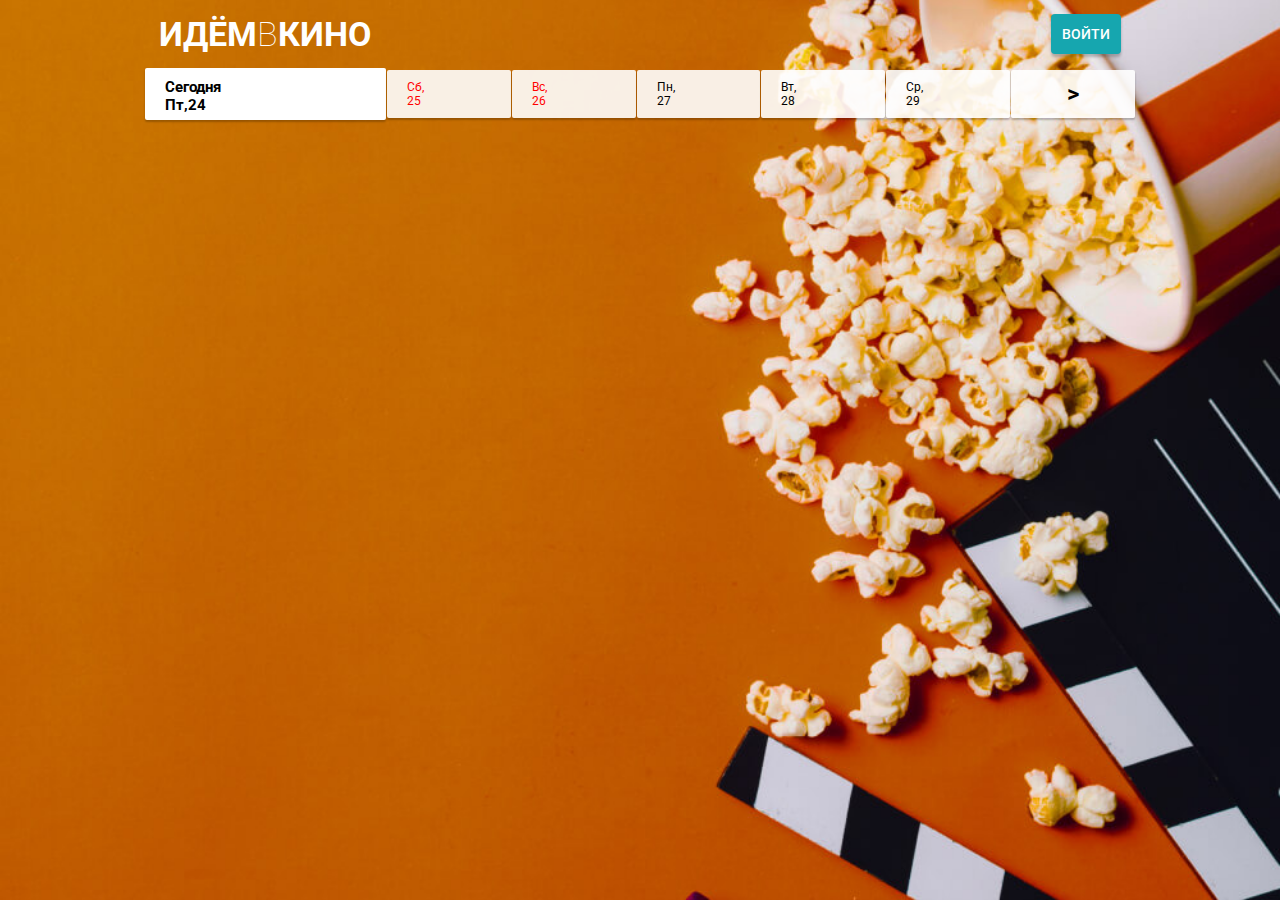
<file: index.html>
<!DOCTYPE html>
<html lang="ru">
<head>
    <meta charset="UTF-8">
    <meta name="viewport" content="width=device-width, initial-scale=1.0">
    <title>ИдемВКино</title>
    <link rel="stylesheet" href="css/style.css">
</head>
<body class="user">
    <header class="user-header">
        <h1 class="user-header__logo logo">идём<span class="logo-letter">в</span>кино</h1>
        <button class="user-header__button button">войти</button>
    </header>
    <nav class="user-nav">
        <ul class="nav__list">
            <!-- <li class="nav__item">
                <span class="date__day">Сегодня</span>
                <span class="date__number">Пн, 31</span>
            </li>
            <li class="nav__item">
                <span class="nav__item-arrow"></span>
            </li> -->
        </ul>
    </nav>
    <main class="user-index">
    
        <!-- <section class="movies-seance">
            <div class="movie__info">
                <img class="movie__poster" src="/images/298109b676f45a254068b547fa92dc1a.jfif" alt="Постер фильма">
                <div class="movie__description">
                    <h2 class="movie__name">Звёздные войны XXIII: Атака клонированных клонов</h2>
                    <p class="movie__synopsis">Две сотни лет назад малороссийские хутора разоряла шайка нехристей-ляхов во главе с могущественным колдуном.</p>
                    <div class="movie__data">
                        <span class="movie__time">130 минут</span>
                        <span class="movie__country">США</span>
                    </div>
               </div>
            </div> 
            <div class="movie-seance__halls">
                <div class="movie-seance__hall">
                    <h3 class="movie-seance__hall-name">Зал 1</h3>
                    <ul class="movie-seance__time-list">
                        <li class="movie-seance__time-item">10:20</li>
                    </ul>
                </div>
            </div>
        </section> -->
    </main>
    <script defer src="js/xhr.js"></script>
	<script defer src="js/index.js"></script>
	<script defer src="js/calendar.js"></script>
</body>
</html>
</file>
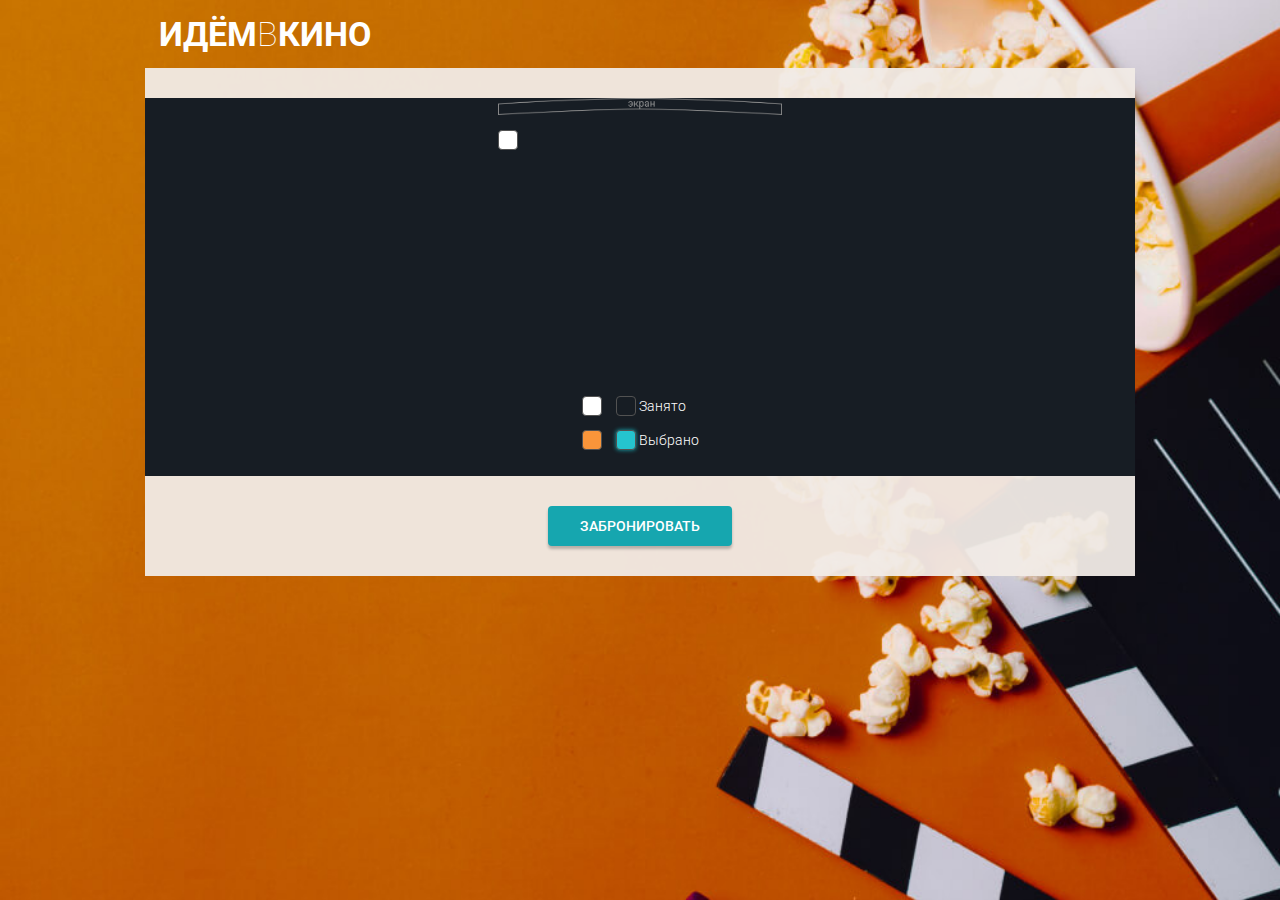
<file: hall.html>
<!DOCTYPE html>
<html lang="ru">
<head>
    <meta charset="UTF-8">
    <meta name="viewport" content="width=device-width, initial-scale=1.0">
    <title>Выбор места</title>
    <link rel="stylesheet" href="css/style.css">

</head>
<body class="user">
    <header class="user-header">
        <h1 class="user-header__logo logo">идём<span class="logo-letter">в</span>кино</h1>
    </header>
    <main class="user-hall">
        <div class="user-hall__info">
            <!-- <h2 class="user-hall__seans-name">Звёздные войны</h2>
            <p class="user-hall__seans-start">Начало сеанса: 18:30</p>
            <p class="user-hall__hall-name">Зал 1</p> -->
        </div>
        <div class="user-scheme">
            <img class="user-scheme__screen" src="images/user-screen.png" alt="Экран">
            <div class="user-scheme__wrapper">
                <div class="user-scheme__grid">
                    <span class="user-scheme__seat user__free-seat">
                </div>
            </div>
            <div class="user-scheme__info">
                <div class="user-scheme__info-seat legend-standart"><span class="user-scheme__seat user__free-seat"></span></div>
                <div class="user-scheme__info-seat legend-vip"><span class="user-scheme__seat user__vip-seat"></span></div>
                <div class="user-scheme__info-seat"><span class="user-scheme__seat user__busy-seat"></span> Занято</div>
                <div class="user-scheme__info-seat"><span class="user-scheme__seat user__selected-seat"></span> Выбрано</div>
            </div>
        </div>
        <button class="user-hall__reserve button">Забронировать</button>
    </main>
    <script defer src="js/xhr.js"></script>
    <script defer src="js/hall.js"></script>
</body>
</html>
</file>
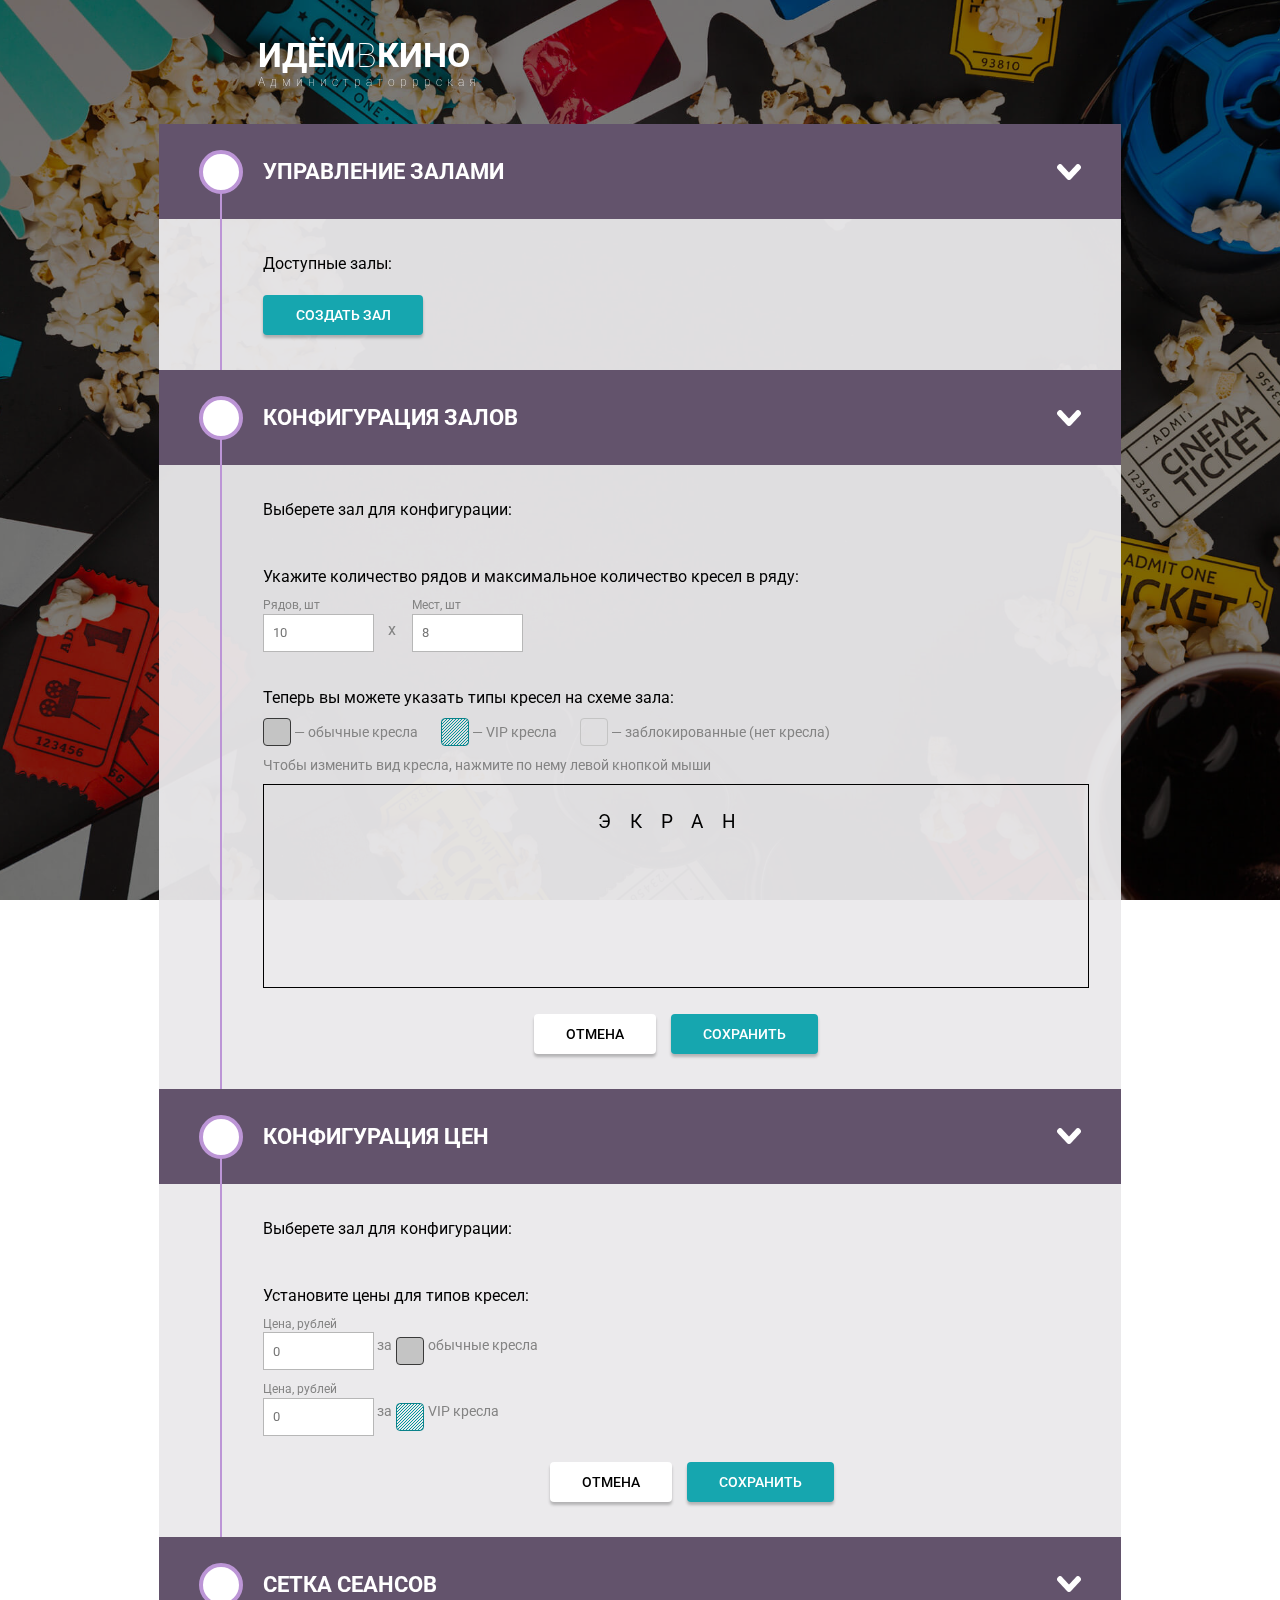
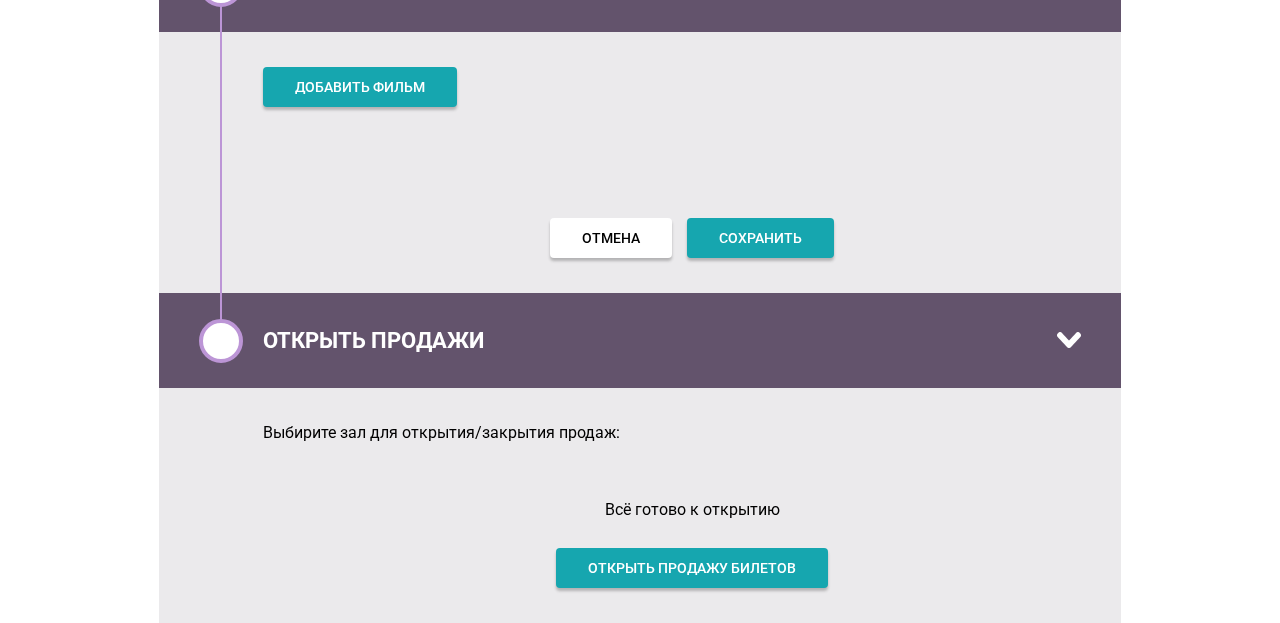
<file: index-admin.html>
<!DOCTYPE html>
<html lang="ru">
<head>
    <meta charset="UTF-8">
    <meta name="viewport" content="width=device-width, initial-scale=1.0">
    <title>Администрирование ИдемВКино</title>
    <link rel="stylesheet" href="css/style.css">
</head>
<body class="admin">
    <header class="admin-header">
        <h1 class="admin-header__logo logo">идём<span class="logo-letter">в</span>кино</h1>
        <p class="admin-header__text">Администраторррская</p>
    </header>
    <main class="manage">
        <section class="halls">
            <header class="section__header">
                <h2 class="section__title">Управление залами</h2>
                <button class="section__header-button"></button>
            </header>
            <div class="halls__content manage__content">
                <p class="halls__text">Доступные залы:</p>
                <ul class="halls__list">
                    <!-- <li class="halls__item" >Зал 1
                        <button class="halls__item-delete"></button>
                    </li> -->
                </ul>
                <button class="halls__add-button button">Создать зал</button>
            </div>
        </section>
        <section class="config-hall">
            <header class="section__header">
                <h2 class="section__title">Конфигурация залов</h2>
                <button class="section__header-button"></button>
            </header>
            <div class="config-hall__content manage__content">
                <div class="select-hall">
                    <p class="select-hall__text">Выберете зал для конфигурации:</p>
                    <ul class="select-hall__list select-hall__list-config">
                        <!-- <li class="select-hall__item select-hall__item_selected">Зал 1</li>
                        <li class="select-hall__item">Зал 2</li> -->
                    </ul>
                </div>
                <div class="config-seat">
                    <p class="config-seat__text">Укажите количество рядов и максимальное количество кресел в ряду:</p>
                    <form class="config-seat__form">
                        <div>
                            <label class="config-seat__label" for="config-rows">Рядов, шт</label>
                            <input class="config-seat__rows config-seat__input" type="number" name="rows" id="config-rows" placeholder="10">
                        </div>
                        <span class="config-seat__form-cross">x</span>
                        <div>
                            <label class="config-seat__label" for="config-columns">Мест, шт</label>
                            <input class="config-seat__seats config-seat__input" type="number" name="seats" id="config-columns" placeholder="8">
                        </div>
                    </form>
                </div>
                <div class="hall">
                    <p class="hall__text">Теперь вы можете указать типы кресел на схеме зала:</p>
                    <div class="hall__info">
                        <div class="seats-info">
                            <span class="standart"></span>
                            <p class="seats-info__text"> — обычные кресла </p>
                        </div>
                        <div class="seats-info">
                            <span class="vip"></span>
                            <p class="seats-info__text">— VIP кресла </p>
                        </div>
                        <div class="seats-info">
                            <span class="disabled-seat"></span>
                            <p class="seats-info__text">— заблокированные (нет кресла)</p>
                        </div>
                    </div>
                    <p class="hall__hint">Чтобы изменить вид кресла, нажмите по нему левой кнопкой мыши</p>
                    <div class="hall__scheme">
                        <h3 class="hall__screen">экран</h3>
                        <div class="hall__scheme-grid">
                        </div>
                    </div>
                </div>
                <div class="manage__changes-btn">
                    <button class="config__cancel-button cancel-button button">Отмена</button>
                    <button class="config__save-button save-button button">Сохранить</button>
                </div>
            </div>
        </section>
        <section class="prices">
            <header class="section__header">
                <h2 class="section__title">Конфигурация цен</h2>
                <button class="section__header-button"></button>
            </header>
            <div class="prices__content manage__content">
                <div class="select-hall">
                    <p class="select-hall__text">Выберете зал для конфигурации:</p>
                    <ul class="select-hall__list select-hall__list-prices">
                        <!-- <li class="select-hall__item ">Зал 1</li>
                        <li class="select-hall__item select-hall__item_selected">Большой зал</li> -->
                    </ul>
                </div>
                <div class="prices__config">
                    <p class="prices__config-text">Установите цены для типов кресел:</p>
                    <form class="prices__form">
                        <div class="prices__set">
                            <div>
                                <label class="prices__set-label" for="default-price">Цена, рублей</label>
                                <input class="prices__set-input" type="number" name="default-price" id="default-price" placeholder="0">
                            </div>
                            <span class="prices__set-text">за <span class="standart"></span> обычные кресла</span>
                        </div>
                        <div class="prices__set">
                            <div>
                                <label class="prices__set-label" for="vip-price">Цена, рублей</label>
                                <input class="prices__set-input" type="number" name="vip-price" id="vip-price" placeholder="0">
                            </div>
                            <span class="prices__set-text">за <span class="vip"></span> VIP кресла</span>
                        </div>
                    </form>
                </div>
                <div class="manage__changes-btn">
                    <button class="cancel-button prices__cancel-button button">Отмена</button>
                    <button class="save-button prices__save-button button">Сохранить</button>
                </div>
            </div>
        </section>
        <section class="sessions">
            <header class="section__header">
                <h2 class="section__title">Сетка сеансов</h2>
                <button class="section__header-button"></button>
            </header>
            <div class="sessions__content manage__content">
                <button class="sessions__add button">Добавить фильм</button>
                    <ul class="admin-movie__list">
                        <!-- <li class="admin-movie background">
                            <img class="admin-movie__poster" src="images/poster1.png" alt="постер фильма">
                            <div class="admin-movie__info">
                                <h3 class="admin-movie__name">Звёздные войны XXIII</h3>
                                <span class="admin-movie__duration">130</span>
                                <button class="admin-movie__delete-btn"></button>
                            </div>
                        </li> -->
                </ul>
                <ul class="seances__hall-list">
                    <div class="manage__changes-btn">
                        <button class="cancel-button sessions__cancel-button button">Отмена</button>
                        <button class="save-button sessions__save-button button">Сохранить</button>
                    </div>
                </ul>
        </section>
        <section class="sales">
            <header class="section__header sales__header">
                <h2 class="section__title">Открыть продажи</h2>
                <button class="section__header-button"></button>
            </header>
            <div class="sales__content manage__content">
                <div class="select-hall">
                    <p class="select-hall__text">Выбирите зал для открытия/закрытия продаж:</p>
                    <ul class="select-hall__list select-hall__list-sales">
                        <!-- <li class="select-hall__item select-hall__item_selected">Зал 1</li>
                        <li class="select-hall__item">Зал 2</li> -->
                    </ul>
                </div>
                <p class="sales__text">Всё готово к открытию</p>
                <button class="button sales__button">Открыть продажу билетов</button>
            </div>
        </section>
    </main>
    <div class="popup-wrapper addfilm visually-hidden">
        <div class="popup">
            <header class="popup__header">
                <h2 class="popup__title">Добавление фильма</h2>
                <span class="popup__close"></span>
            </header>
            <form class="popup__form addfilm__form">
                <label class="popup__label" for="film-name">Название фильма</label>
                <input class="popup__input" id="film-name" type="text" name="filmName" placeholder="Например, «Гражданин Кейн»">
                <label class="popup__label" for="film-duration">Продолжительность фильма (мин.)</label>
                <input class="popup__input" type="number" name="filmDuration" id="film-duration">
                <label class="popup__label" for="film-description">Описание фильма</label>
                <textarea class="popup__textarea" type="text" name="filmDescription" id="film-description"></textarea>
                <label class="popup__label" for="film-country">Страна</label>
                <input class="popup__input" type="text" name="filmOrigin" id="film-country">
                <div class="popup__buttons">
                    <button class="popup__add addfilm__add-film button">Добавить фильм</button>
                    <label for="add-poster" class="popup__add addfilm__add-poster-label button">Загрузить постер </label>
                    <input  class="popup__add addfilm__add-poster button" type="file" id="add-poster" accept=".png" name="filePoster">
                   
                    <button class="popup__cancel button">Отменить</button>
                </div>
                
            </form>
        </div>
    </div>
    <div class="popup-wrapper addseance visually-hidden">
        <div class="popup  ">
            <header class="popup__header">
                <h2 class="popup__title">Добавление сеанса</h2>
                <span class="popup__close"></span>
            </header>
            <form class="popup__form addseance__form">
                <label class="popup__label" for="halls-name">Название зала</label>
                <select class="popup__select" name="seanceHallid" id="halls-name">
                </select>
                <label class="popup__label" for="film-names">Название фильма</label>
                <select class="popup__select" name="seanceFilmid" id="film-names">
                </select>
                <label class="popup__label" for="start-time">Время начала</label>
                <input class="popup__input addseance-time" type="time" name="seanceTime" id="start-time" value="00:00">
                <div class="popup__buttons">
                    <button class="popup__add addseance__button button">Добавить сеанс</button>
                    <button class="popup__cancel button">Отменить</button>
                </div>
            </form>
        </div>
    </div>
    <div class="popup-wrapper addhall visually-hidden">
       <div class="popup ">
            <header class="popup__header">
                <h2 class="popup__title">Добавление зала</h2>
                <span class="popup__close"></span>
            </header>
            <form class="popup__form addhall__form">
                <label class="popup__label" for="addhall__name">Название зала</label>
                <input class="popup__input addhall__name" type="text" name="addhall__name" id="addhall__name" placeholder="Например, «Зал 1»">
                <div class="popup__buttons">
                    <button class="popup__add addhall__create button">Добавить зал</button>
                    <button class="popup__cancel addhall__cancel button">Отменить</button>
                </div>
            </form>
        </div>  
    </div>
   
    <script defer src="js/xhr.js"></script>
	<script defer src="js/admin.js"></script>
	<script defer src="js/admin-hall.js"></script>
	<script defer src="js/admin-config.js"></script>
	<script defer src="js/admin-prices.js"></script>
	<script defer src="js/admin-film.js"></script>
	<script defer src="js/admin-sessions.js"></script>
	<script defer src="js/admin-sales.js"></script>
</body>
</html>
</file>
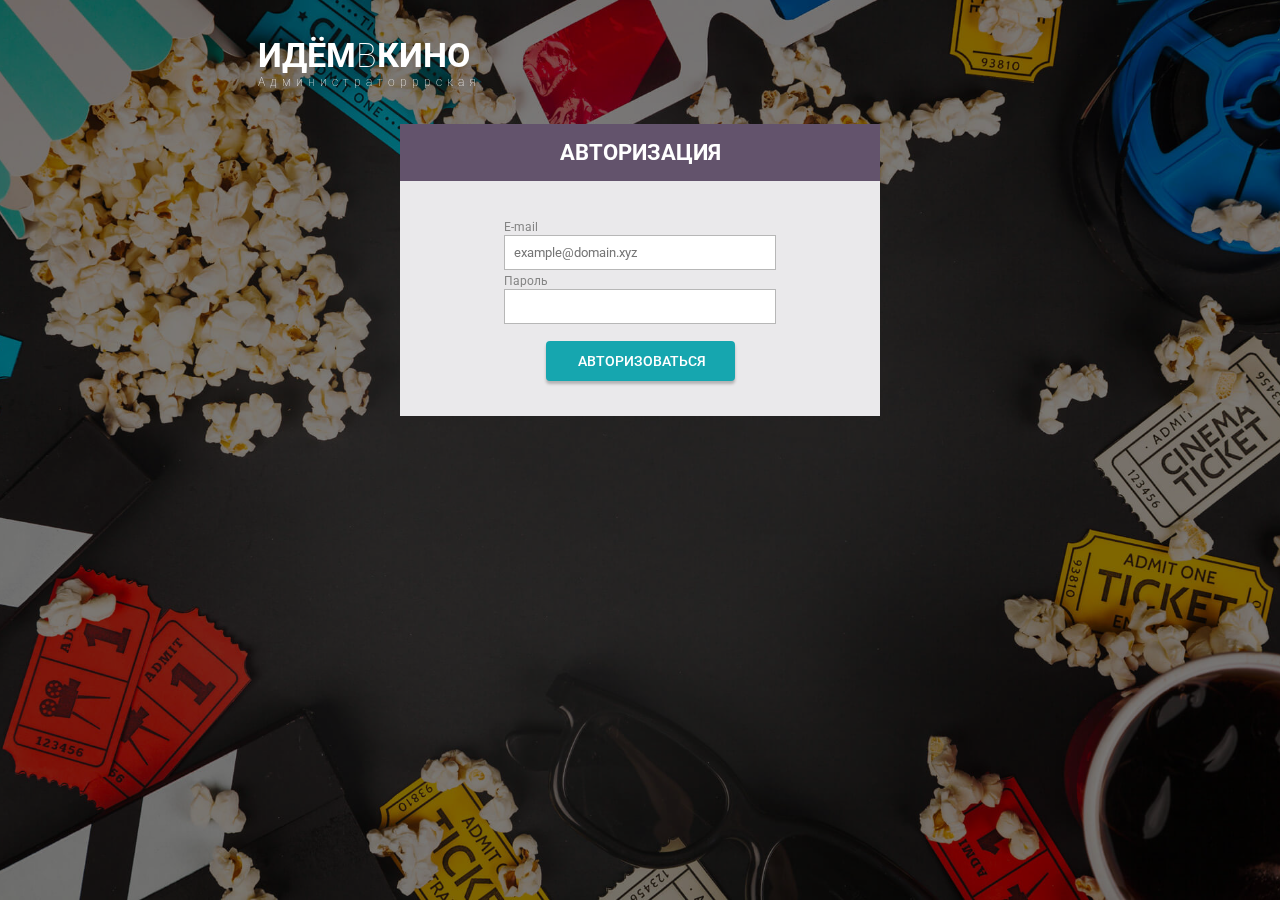
<file: login.html>
<!DOCTYPE html>
<html lang="ru">
<head>
    <meta charset="UTF-8">
    <meta name="viewport" content="width=device-width, initial-scale=1.0">
    <title>Авторизация</title>
    <link rel="stylesheet" href="css/style.css">
</head>
<body class="container admin">
    <header class="admin-header">
        <h1 class="admin-header__logo logo">идём<span class="logo-letter">в</span>кино</h1>
        <p class="admin-header__text">Администраторррская</p>
    </header>
    <section class="login">
        <header class="login__header">
            <h2 class="login__title">Авторизация</h2>
        </header>
        <form class="login__form">
            <label class="login__label-email" for="email">E-mail</label>
            <input class="login__input-email" type="email" name="login" id="email" placeholder="example@domain.xyz">
            <label class="login__label-password" for="password">Пароль</label>
            <input class="login__input-password" type="password" name="password" id="password">
            <button class="login__button button" type="submit">Авторизоваться</button>
        </form>
    </section>
    <script src="js/login.js"></script>
</body>
</html>
</file>
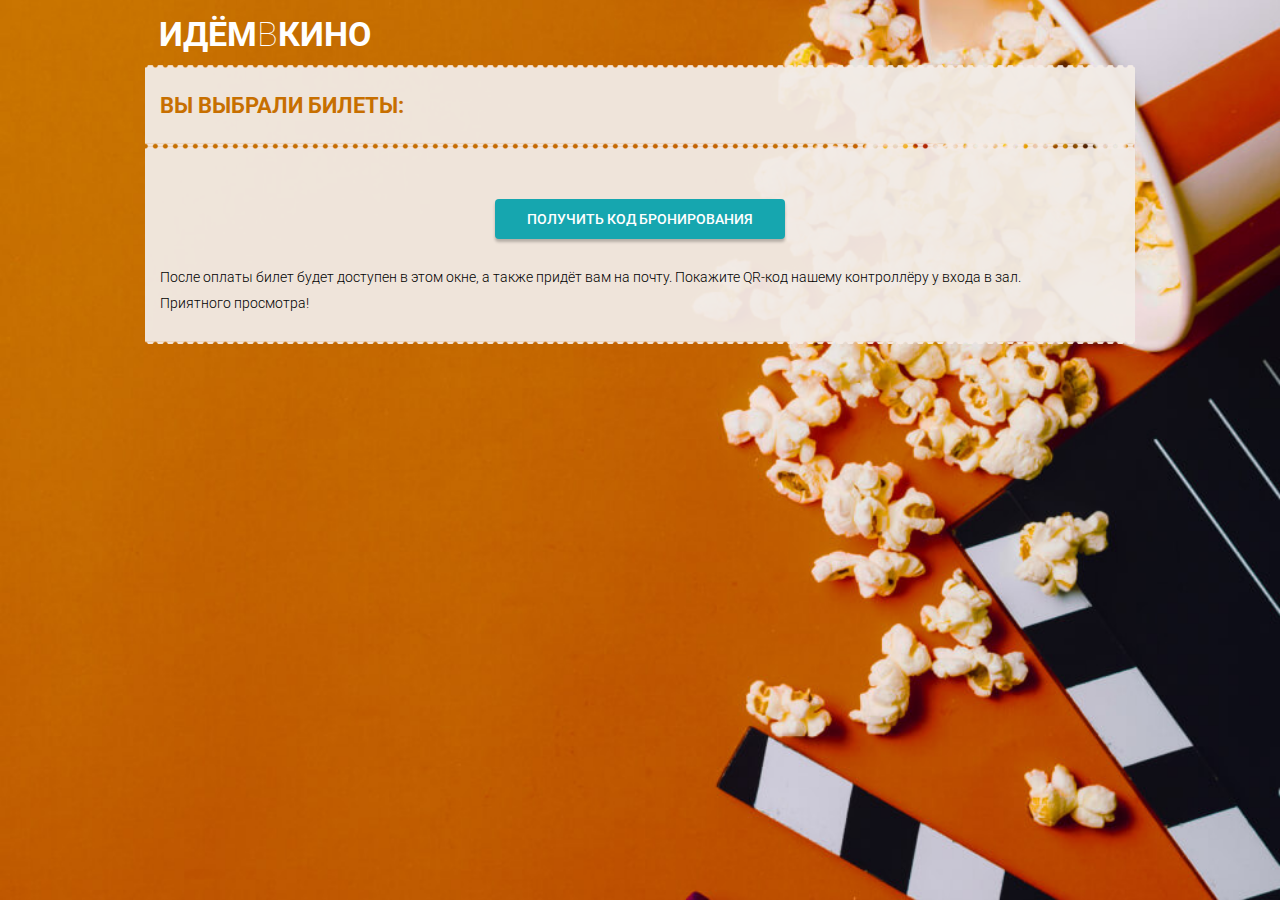
<file: payment.html>
<!DOCTYPE html>
<html lang="ru">
<head>
    <meta charset="UTF-8">
    <meta name="viewport" content="width=device-width, initial-scale=1.0">
    <title>Оплата билета</title>
    <link rel="stylesheet" href="css/style.css">

</head>
<body class="user">
    <header class="user-header">
        <h1 class="user-header__logo logo">идём<span class="logo-letter">в</span>кино</h1>
    </header>
    <main class="payment">
        <div class="payment-header">
            <h2 class="payment__title">Вы выбрали билеты:</h2>
        </div>
        <div class="ticket-info">
            <button class="ticket-info__button button">Получить код бронирования</button>
            <div class="qr-wrapper" id="qr1"></div>
            <p class="ticket-info__hint">После оплаты билет будет доступен в этом окне, а также придёт вам на почту. Покажите QR-код нашему контроллёру у входа в зал.</p>
            <p class="ticket-info__hint">Приятного просмотра!</p>
        </div>
    </main>
    <script defer src="js/xhr.js"></script>
	<script defer src="js/payment.js"></script>
	<script defer src="js/QRCreator.js"></script>
</body>
</html>
</file>
<file: css/style.css>
@import url('https://fonts.googleapis.com/css2?family=Roboto:wght@100;300;400;500;700;900&display=swap');

* {
	margin: 0;
	padding: 0;
}

a {
	text-decoration: none;
}

a:visited {
	color: inherit;
}

li{
	list-style: none;
}

button, input, textarea, select {
	font-family: inherit;
}

.visually-hidden {
	position: absolute;
	width: 1px;
	height: 1px;
	margin: -1px;
	padding: 0;
	border: 0;
	clip: rect(0 0 0 0);
	overflow: hidden;
}



body{
	font-size: 16px;
}

.button{
	display: block;
	padding: 12px 32px;
	
	box-sizing: border-box;

	border: none;
	box-shadow: 0px 3px 3px 0px rgba(0, 0, 0, 0.24);
	border-radius: 4px;

	color: #fff;
	font-size: 14px;
	font-weight: 500;
	text-transform: uppercase;
}
button:hover{
	cursor: pointer;
}

.save-button{
	background-color: #16A6AF;
}
.save-button:hover{
	background-color: #277c82;
}

.cancel-button{
	background-color: #fff;
	color: #000000;

}
.cancel-button:hover{
	background-color: #bbbbbb;
}

/* ----Logo---- */
.logo{
    text-transform: uppercase;
    font-size: 34px;
}

.logo-letter{
    font-weight: 100;
}

/* ----Admin---- */
.admin {
	width: 100%;
    margin: auto;

    background: center no-repeat url(../images/admin-background.jpg);
    background-size: cover;
    background-attachment: fixed;

    font-family: 'Roboto', 'Arial', sans-serif;
    color: #fff;
}

.admin::after{
	content: '';
	position: fixed;
	top: 0;
	right: 0;
	bottom: 0;
	left: 0;
	z-index: -1;

	background-color: rgba(0, 0, 0, 0.5);
}

.admin-header{
	box-sizing: border-box;
    margin: auto;
    max-width: 972px;
	padding: 35px 42px 35px 104px;
}

.admin-header__text{
	letter-spacing: 5px;
	font-size: 12px;
	font-weight: 100;
}



/* ----login---- */
.login{
	display: flex;
	flex-direction: column;

	margin: auto;
	max-width: 480px;

	box-sizing: border-box;
	background-color: #EAE9EB;
}

.login__header {
	padding: 16px 104px;
	height: 57px;

	box-sizing: border-box;
	background-color: #63536C;
}

.login__title {
	text-align: center;

	font-size: 22px;
	text-transform: uppercase;
}

.login__form{
	margin: auto;
	max-width: 272px;
	margin-top: 35px;
}

.login__label-email, .login__label-password{
	color: #848484;
	font-size: 12px;
}

.login__input-email, .login__input-password{
	width: 100%;
	padding: 9px;
	box-sizing: border-box;

	color: #757575;
	border: #B7B7B7 1px solid;
}

.login__button{
	margin: 17px auto 35px;
	width: 189px;
	
	background-color: #16A6AF;
}

.login__button:hover{
	background-color: #277c82;
}

/* ----Index-Admin---- */

.manage{
	margin: auto;
	max-width: 962px;
}


/* Headers of sections */
.section__header{
	display: flex;
	justify-content: space-between;
	align-items: center;
	background-color: #63536C;
	max-height: 95px;
}
.section__header::before{
	content: '';
	box-sizing: border-box;
	width: 44px;
	height: 44px;
	border: 4px solid #BC95D6;
	border-radius: 50%;
	background-color: #fff;
	margin: 26px 20px 25px 40px;
	z-index: 2;
}
.section__header::after{
	content: '';
	position: absolute;
	align-self: flex-end;
	background-color: #BC95D6;
	height: 48px;
	width: 2px;
	margin-left: 61px;
	z-index: 1;
}
.sales__header::after{
	content: '';
	position: absolute;
	align-self: flex-start;
	background-color: #BC95D6;
	height: 48px;
	width: 2px;
	margin-left: 61px;
	z-index: 1;
}

.section__title{
	text-transform: uppercase;
	margin-right: auto;
	font-size: 22px;
	font-weight: 700;
}

.section__header-button {
	margin-right: 40px;
	width: 24px;
	height: 16px;
	border: none;
	background-color: #63536C;
	background-repeat: no-repeat;
	background-size: cover;
	background-image: url(../images/arrow-down.png);
}

/* Section content */

.manage__content{
	position: relative;
	background-color: rgba(234, 233, 235, 0.95);
	color: #000000;
	padding-left: 104px;
	padding-top: 35px;
	padding-bottom: 35px;
}
.manage__content::before{
	content: '';
	position: absolute;
	background-color: #BC95D6;
	height: 100%;
	width: 2px;
	left: 61px;
	top: 0;
}
.sales__content::before{
	content: '';
	position: absolute;
	height: 0;
	width: 0;
}

/* Halls-content */

.halls__list{
	position: relative;
	margin: 14px auto 22px 25px;	
}

.halls__item{
	display: flex;
	font-weight: 500;
	text-transform: uppercase;
}
.halls__item:nth-child(n+2){
	margin-top: 10px;
}

.halls__item::before{
	content: "–";
  	position: absolute;
  	width: 11px;
	left: -14px;
}

.halls__item-delete{
	display: block;
	margin-left: 5px;
	width: 20px;
	height: 20px;

	background-image: url(../images/trash.png);
	background-repeat: no-repeat;
	background-color: white;
	background-position: 4px;
	background-size: 24px;
	
	box-shadow: 1px 3px 2px 0px rgba(0, 0, 0, 0.3);
	border: none;
	border-radius: 3px;
}
.halls__item-delete:hover{
	cursor: pointer;
	box-shadow: 1px 2px 3px 0px rgba(0, 0, 0, 0.2);

	background-color: #63536C;
	background-position: -8px;
}

.halls__add-button{
	width: 160px;
	background-color: #16A6AF;
}
.halls__add-button:hover{
	background-color: #277c82;
}

/* ----Сonfig-hall---- */

.config-hall__content{
	display: flex;
	flex-direction: column;
	padding-right: 32px;
}

/* Select-hall */

.select-hall__list{
	display: flex;
	flex-wrap: wrap;
	flex-direction: row;
	align-items: center;

	margin-top: 12px;
}

.select-hall__item{

	padding: 13px 20px;

	border-radius: 3px;
	background-color: rgba(255, 255, 255, 0.45);
	box-shadow: 0px 3px 3px 0px rgba(0, 0, 0, 0.24);

	font-size: 14px;
	font-weight: 500;
	text-transform: uppercase;
}
.select-hall__item:hover{
	cursor: pointer;
	background-color: rgba(255, 255, 255, 1);
	transform: scale(1.05);
}

.select-hall__item_selected{
	transform: scale(1.05);
	background-color: #fff;
	
	font-size: 15px;
	font-weight: 900;
	z-index: 2;
}

/* Config-seat */

.config-seat{
	margin-top: 36px;
}

.config-seat__form{
	display: flex;
	margin-top: 12px
}

.config-seat__label{
	display: block;
	font-size: 12px;
	color: #848484;
}

.config-seat__input{
	width: 100px;
	height: 36px;

	margin-top: 1.6px;
	padding-left: 9px;

	border: 1px solid #B7B7B7;	
}


.config-seat__form-cross{
	display: block;
	width: 10px;
	height: 21px;
	margin: 21px 14px 9px;
	align-self: center;

	color: #848484;
}

/* Hall */

.hall{
	margin-top: 36px;
}

.hall__info{
	display: flex;
	flex-wrap: wrap;
	column-gap: 23px;
	row-gap: 12px;
	margin: 11px 0;
}

.seats-info{
	display: flex;	
	align-items: center;
	gap: 3px;
}

.seats-info__text{
	font-size: 14px;
	color: #848484;
}

.seat{
	display: block;
	width: 26px;
	height: 26px;

	border-radius: 4px;
	border: 1px solid #C4C4C4;

}

.disabled-seat{
	display: block;
	width: 26px;
	height: 26px;

	border-radius: 4px;
	border: 1px solid #C4C4C4;
}

.standart{
	display: block;
	width: 26px;
	height: 26px;

	border-radius: 4px;
	background-color: #C4C4C4;
	border: 1px solid #393939;
	
}

.vip{
	display: block;
	width: 26px;
	height: 26px;

	border-radius: 4px;
	background-image: url(../images/vip-chair.png);
	border: 1px solid #0A828A;

}



.hall__hint{
	font-size: 14px;
	color: #848484;
}

/* Sheme */

.hall__scheme{
	display: flex;
	margin-top: 11px;
	justify-content: center;
	flex-direction: column;
	padding-bottom: 36px;

	border: 1px solid #000000;
}

.hall__screen{
	margin: 26px 0 20px;

	text-transform: uppercase;
	letter-spacing: 19px;
	font-weight: 400;
	text-align: center;
}

.hall__scheme-grid{
	display: grid;
	margin: auto;
	gap: 10px;
	grid-template-columns: repeat(3, 26px);
	grid-template-rows: repeat(3, 26px);
}

.seat:hover{
	cursor: pointer;
	transform: scale(1.1);
}

/* Save and cancel buttons */

.manage__changes-btn{
	display: flex;
	margin-top: 26px;
	gap: 15px;
	justify-content: center;
}	

/* ----Prices---- */

.prices__config{
	margin-top: 36px;
}

.prices__set{
	display: flex;
	margin-top: 12px;
}

.prices__set-text{
	display: flex;
	margin-left: 3px;
	margin-bottom: 5px;

	gap: 4px;
	text-align: center;
	align-self: flex-end;

	font-size: 14px;
	color: #848484;
}

.prices__set-label{
	display: block;
	font-size: 12px;
	color: #848484;
}

.prices__set-input{
	width: 100px;
	height: 36px;

	margin-top: 1.6px;
	padding-left: 9px;

	border: 1px solid #B7B7B7;	
}

/* ----Sessions---- */

.sessions__add{
	background-color: #16A6AF;
	margin-bottom: 35px;
}
.sessions__add:hover {
    background-color: #277c82;
}

/* admin-movie list */

.admin-movie__list{
	display: flex;
	flex-wrap: wrap;
	gap: 15px;

	margin-top: 12px;
}

.admin-movie{
	position: relative;
	display: flex;
	width: 259px;
	box-sizing: border-box;
	cursor: move;

	gap: 10px;
	border: 1px solid #0000004D;
}

.admin-movie:nth-child(5n+1) {
	background-color: #CAFF85;
}

.admin-movie:nth-child(5n+2) {
	background-color: #85FF89;
}

.admin-movie:nth-child(5n+3) {
	background-color: #85FFD3;
}

.admin-movie:nth-child(5n+4) {
	background-color: #85E2FF;
}

.admin-movie:nth-child(5n+5) {
	background-color: #8599FF;
}

.admin-movie__poster{
	width: 38px;
	height: 50px;
}

.admin-movie__name{
	font-weight: 500;
	font-size: 14px;
}

.admin-movie__duration{
	color: rgba(0, 0, 0, 0.7);
	font-size: 14px;
}



.admin-movie__delete-btn{
	position: absolute;
	right: 2px;
	bottom: 2px;
	
	display: block;
	width: 20px;
	height: 20px;
	padding: 4px;

	background-image: url(../images/trash.png);
	background-color: #fff;
	background-repeat: no-repeat;
	background-position: 4px;
	background-size: 24px;

	box-shadow: 0px 3px 3px 0px rgba(0, 0, 0, 0.24);
	border-radius: 3px;
	border: none;
	
}
.admin-movie__delete-btn:hover{
	cursor: pointer;
	box-shadow: 1px 2px 3px 0px rgba(0, 0, 0, 0.2);

	background-color: #63536C;
	background-position: -8px;
}

/* Session timeline */

.seances__hall-list{
	display: flex;
	flex-direction: column;
	gap: 35px;
	margin-top: 50px;
}

.seances__hall{
	position: relative;
}

.seances__hall-title{
	font-weight: 500;
	text-transform: uppercase;
}

.seances__timeline{
	position: relative;

	display: flex;
	box-sizing: border-box;
	height: 60px;
	padding: 10px 0;
	max-width: 807px;

	border: 1px solid #848484;
}

.seances-delete{
	position: absolute;
	height: 20px;
	width: 20px;
	background-image: url(../images/bin.png);
	background-size: contain;

	left: -25px;
	top: 40px;
}

.seance{
	position: absolute;
}

.seance__wrapper{
	height: 40px;
	box-sizing: border-box;
	padding: 8px;

    border: 1px solid rgba(0, 0, 0, 0.3);

    cursor: move;
	overflow: hidden;
}
.seance__wapper::before{
	content: '';
	position: absolute;
	width: 1px;
	height: 5px;
	background-color: #848484;
	bottom: -14px;
	left: 0;
}

.seance__name{
	text-align: center;
	font-size: 10px;
	height: 25px;
	overflow: hidden;
}

.seance__start{
	position: absolute;	
	margin-top: 18px;
	left: -15px;
	font-size: 12px;
	color: #848484;
}

.seance-delete {
    height: 20px;
    width: 20px;
    background-image: url(../images/bin.png);
    background-size: contain;
    position: absolute;
    left: -25px;
    top: 40px;
}

/* ----Sales---- */

.select-hall__list-sales{
	margin-top: 29px;
}

.sales__text{
	margin: 29px auto;
	text-align: center;
}

.sales__button{
	margin: auto;
	text-align: center;
	background-color: #16A6AF;
}
.sales__button:hover {
    background-color: #277c82;
}


/* ----Popups---- */
.popup-wrapper{
	display: flex;
	justify-content: center;
	align-items: center;

	position: fixed;
	top: 0;
	bottom: 0;
	right: 0;
	left: 0;
	z-index: 100;

	width: 100%;


	background-color: rgba(0, 0, 0, 0.5);
}

.popup{
	position: relative;
	max-width: 960px;

	background-color: rgba(234, 233, 235, 0.95);
}

.popup__header{
	display: flex;
	justify-content: space-between;

	padding: 16px 42px;
	height: 57px;

	box-sizing: border-box;
	background-color: #63536C;
}

.popup__title{
	font-weight: 700;
	font-size: 22px;
	text-transform: uppercase;
}

.popup__close{
	display: block;
	width: 22px;
	height: 22px;

	background-repeat: no-repeat;
	background-size: cover;
	background-image: url(../images/cross.png);

	cursor: pointer;
}

.popup__form{
	display: flex;
	flex-direction: column;
	padding: 35px 104px;
}

.popup__label{
	display: block;

	margin-bottom: 2px;
	font-size: 12px;
	color: #848484;
}

.popup__input{
	padding: 8px;
	box-sizing: border-box;
	margin-bottom: 8px;
	height: 35px;

	border: 1px solid #B7B7B7;
}

.popup__textarea{
	min-height: 80px;
	margin-bottom: 8px;
	padding: 8px;

	resize: none;

	border: 1px solid #B7B7B7;
}

.popup__buttons{
	display: flex;
	flex-wrap: wrap;

	margin: auto;
	margin-top: 42px;
	gap: 14px;
}

.addfilm__add-poster{
	display: none;
}

.popup__add{
	background-color: #16A6AF;
}
.popup__add:hover{
	background-color: #277c82;
}

.popup__cancel{
	background-color: #fff;
	color: #000000;
}
.popup__cancel:hover{
	background-color: #bbbbbb;
}

.addseance-time{
	color: #000;
}

.popup__select{
	padding: 8px;
	box-sizing: border-box;
	margin-bottom: 8px;
	height: 35px;

	border: 1px solid #B7B7B7;
}

/* ----USER Site---- */

.user{
	width: 100%;
    margin: auto;

    background: center no-repeat url(../images/user-background.jpg);
    background-size: cover;
    background-attachment: fixed;

    font-family: 'Roboto', 'Arial', sans-serif;
}

.user-header{
	display: flex;
	justify-content: space-between;
	max-width: 990px;
	margin: auto;
	padding: 14px;

	box-sizing: border-box;

    color: #fff;
}

/* -----HALL----- */

.user-hall{
	max-width: 990px;
	margin: auto;
	padding-top: 15px;
	padding-bottom: 30px;

	background-color: rgba(241, 235, 230, 0.95);
}

.user-hall__info{
	display: flex;
	flex-direction: column;
	margin-left: 15px;
	gap: 8px;
}

.user-hall__seans-name{
	font-size: 16px;
	font-weight: 700;
}

.user-hall__seans-start{
	font-size: 14px;
	font-weight: 300;
}

.user-hall__hall-name{
	font-size: 16px;
	font-weight: 700;
}

.user-scheme{
	display: flex;
	flex-direction: column;
	align-items: center;
	margin-top: 15px;

	background-color: #171D24;
}

.user-scheme__screen{
	display: block;
	width: 284px;
}

.user-scheme__wrapper {
	margin-top: 15px;
}

.user-scheme__grid {
	display: grid;
	grid-template-columns: repeat(12, 20px);
	grid-template-rows: repeat(10, 20px);
	gap: 4px;
}

.user-scheme__info {
	display: flex;
	flex-direction: column;

	height: 80px;
	gap: 14px;
	margin-top: 30px;

	flex-wrap: wrap;
	color: #fff;
	font-weight: 300;
	font-size: 14px;
}

.user-scheme__info-seat{
	display: flex;
	align-items: center;
	gap: 3px;
}

.user-scheme__seat {
	display: inline-block;
	box-sizing: border-box;
	width: 20px;
	height: 20px;
	
	border: 1px solid #525252;
	border-radius: 4px;
}
.user-scheme__grid > .user-scheme__seat:hover{
	transform: scale(1.2);
}

.user__free-seat{
	background-color: #FFFFFF;
}



.user__vip-seat {
	background-color: #F9953A;
}

.user__busy-seat {
	border: 1px solid #525252;
}

.user__selected-seat{
	background-color: #25C4CE;
	box-shadow: 0px 0px 4px 0px #16A6AF;
}

.user-hall__reserve{
	margin: 30px auto 0;
	background-color: #16A6AF;
	box-shadow: 0px 3px 3px 0px #0000003D;
}
.user-hall__reserve:hover{
	background-color: #277c82;
}

/* -----PAYMENT----- */

.payment{
	max-width: 990px;
	margin: auto;
}

.payment-header {
	position: relative;
 	padding: 25px 15px;
	box-sizing: border-box;
	background-color: rgba(241, 235, 230, 0.95);
}
.payment-header::after{
	content: '';
	position: absolute;
	bottom: -3px;
	left: 0;
	right: 0;

	display: block;
	height: 3px;

	background-image: url(../images/user-after.png);
}
.payment-header::before{
	content: '';
	position: absolute;
	top: -3px;
	left: 0;
	right: 0;

	display: block;
	height: 3px;

	background-image: url(../images/user-before.png);
}

.payment__title {
	text-transform: uppercase;

	font-size: 22px;
	font-weight: 700;
	color: #C76F00;
}

.ticket-info {
	position: relative;

	padding: 20px 15px 30px 15px;
	margin-top: 6px;

	background-color: rgba(241, 235, 230, 0.95);
}
.ticket-info::after{
	content: '';
	position: absolute;
	bottom: -3px;
	left: 0;
	right: 0;

	display: block;
	height: 3px;
	
	background-image: url(../images/user-after.png);
}
.ticket-info::before{
	content: '';
	position: absolute;
	top: -3px;
	left: 0;
	right: 0;

	display: block;
	height: 3px;

	background-image: url(../images/user-before.png);
}


.ticket-info__button {
	margin: 30px auto ;

	background-color: #16A6AF;
	box-shadow: 0px 3px 3px 0px #0000003D;
}
.ticket-info__button:hover{
	background-color: #277c82;

}

.ticket-info__hint{
	font-size: 14px;
	font-weight: 300;
}
.ticket-info__hint:nth-last-of-type(n+2) {
	margin-bottom: 10px;
}

.ticket-info__qr{
	display: flex;
	justify-content: center;
	margin: 30px auto;
}

/* ----INDEX---- */

.user-header__button {
	width: 70px;
	padding: 0;
	
	background-color: #16A6AF;
	
}
.user-header__button:hover{
	background-color: #277c82;

}

.user-index {
	max-width: 990px;
	margin: auto;
}

.user-nav {
	max-width: 990px;
	margin: auto auto 40px;

	display: flex;
}
.nav__list {
	display: flex;
	align-items: center;
	width: 100%;

	gap: 1px;
}

.nav__item {
	display: flex;
	flex-direction: column;
	padding: 10px 20px;
	height: 48px;

	width: calc(100%/7);

	border-radius: 2px;
	box-shadow: 0px 2px 2px 0px #0000003D;
	background-color: #FFFFFFE5;
	box-sizing: border-box;

	font-size: 12px;
}
.nav__item:hover{
	background-color: #ffffff;
	cursor: pointer;
}

.nav__item_active {
	width: calc((100%/7)*2);
	height: 52px;

	background-color: #FFFFFF;
	font-size: 15px;
	font-weight: 700;
}

.nav__item-red{
	color: red;
}

.nav__item-arrow {
	text-align: center;
	font-weight: 700;
	font-size: 24px;
}

.movies-seance {
	box-sizing: border-box;
	padding: 20px 15px;

	border-radius: 2px;
	background-color: #F1EBE6F2;
}
.movies-seance:nth-last-child(n+2){
	margin-bottom: 30px;
}

.movie__info {
	display: flex;
}

.movie__poster{
	width: 125px;
	height: 175px;
}

.movie__description {
	display: flex;
	flex-direction: column;

	margin-left: 15px;
	gap: 10px;
}

.movie__name {
	position: relative;

	font-weight: 700;
	font-size: 16px;
}
.movie__name::before{
	content: '';
	position: absolute;
	left: -14px;
	top: 3px;

	display: block;
	height: 14px;
	width: 6px;
	background-color: #393939;
}

.movie__synopsis{
	font-size: 14px;
}

.movie__country, .movie__time{
	font-size: 14px;
	font-weight: 300;
}

.movie-seance__halls{
	display: flex;
	flex-direction: column;
	gap: 20px;
}

.movie-seance__hall-name {
	margin-bottom: 7px;
	
	font-size: 16px;
	font-weight: 700;
}

.movie-seance__time-list {
	display: flex;
	flex-wrap: wrap;
	gap: 4px;
}

.movie-seance__time-item {
	padding: 8px;

	border-radius: 2px;
	font-size: 15px;
	box-shadow: 0px 2px 2px 0px #0000003D;
	background-color: #fff;
}
.movie-seance__time-item:hover{
	background-color: #ececec;
	cursor: pointer;
}

.movie-seance__time-item_disabled{
	background-color: #848484;
}
.movie-seance__time-item_disabled:hover{
	background-color: #848484;

	cursor: not-allowed;
}


/* ----@Media---- */

@media screen and (max-width : 1024px){
	.admin-header{
		padding: 35px 104px;
	 }

	.popup__form{
		padding: 35px 8px;
	}
}

@media screen and (max-width: 767px) {
	.admin-header{
		padding: 35px;
		text-align: center;
	 }

	.manage__content{
		padding-left: 31px;
	}

	.section__header::before{
		width: 22px;
		height: 22px;
		margin: 21px 25px 21px 20px;
	}
	.section__header::after{
		display: none;
	}
	.sales__header::after{
		display: none;
	}

	.manage__content::before{
		display: none;
	}
	.sales__content::before{
		display: none;
	}

	.halls__add-button{
		margin: auto;
	}

	.section__header-button{
		margin-right: 10px;
	}

	.popup__buttons{
		margin-top: 24px;
		flex-direction: column;
	}

	.nav__item{
		overflow: hidden;
		padding: 10px;
	}

}
</file>
